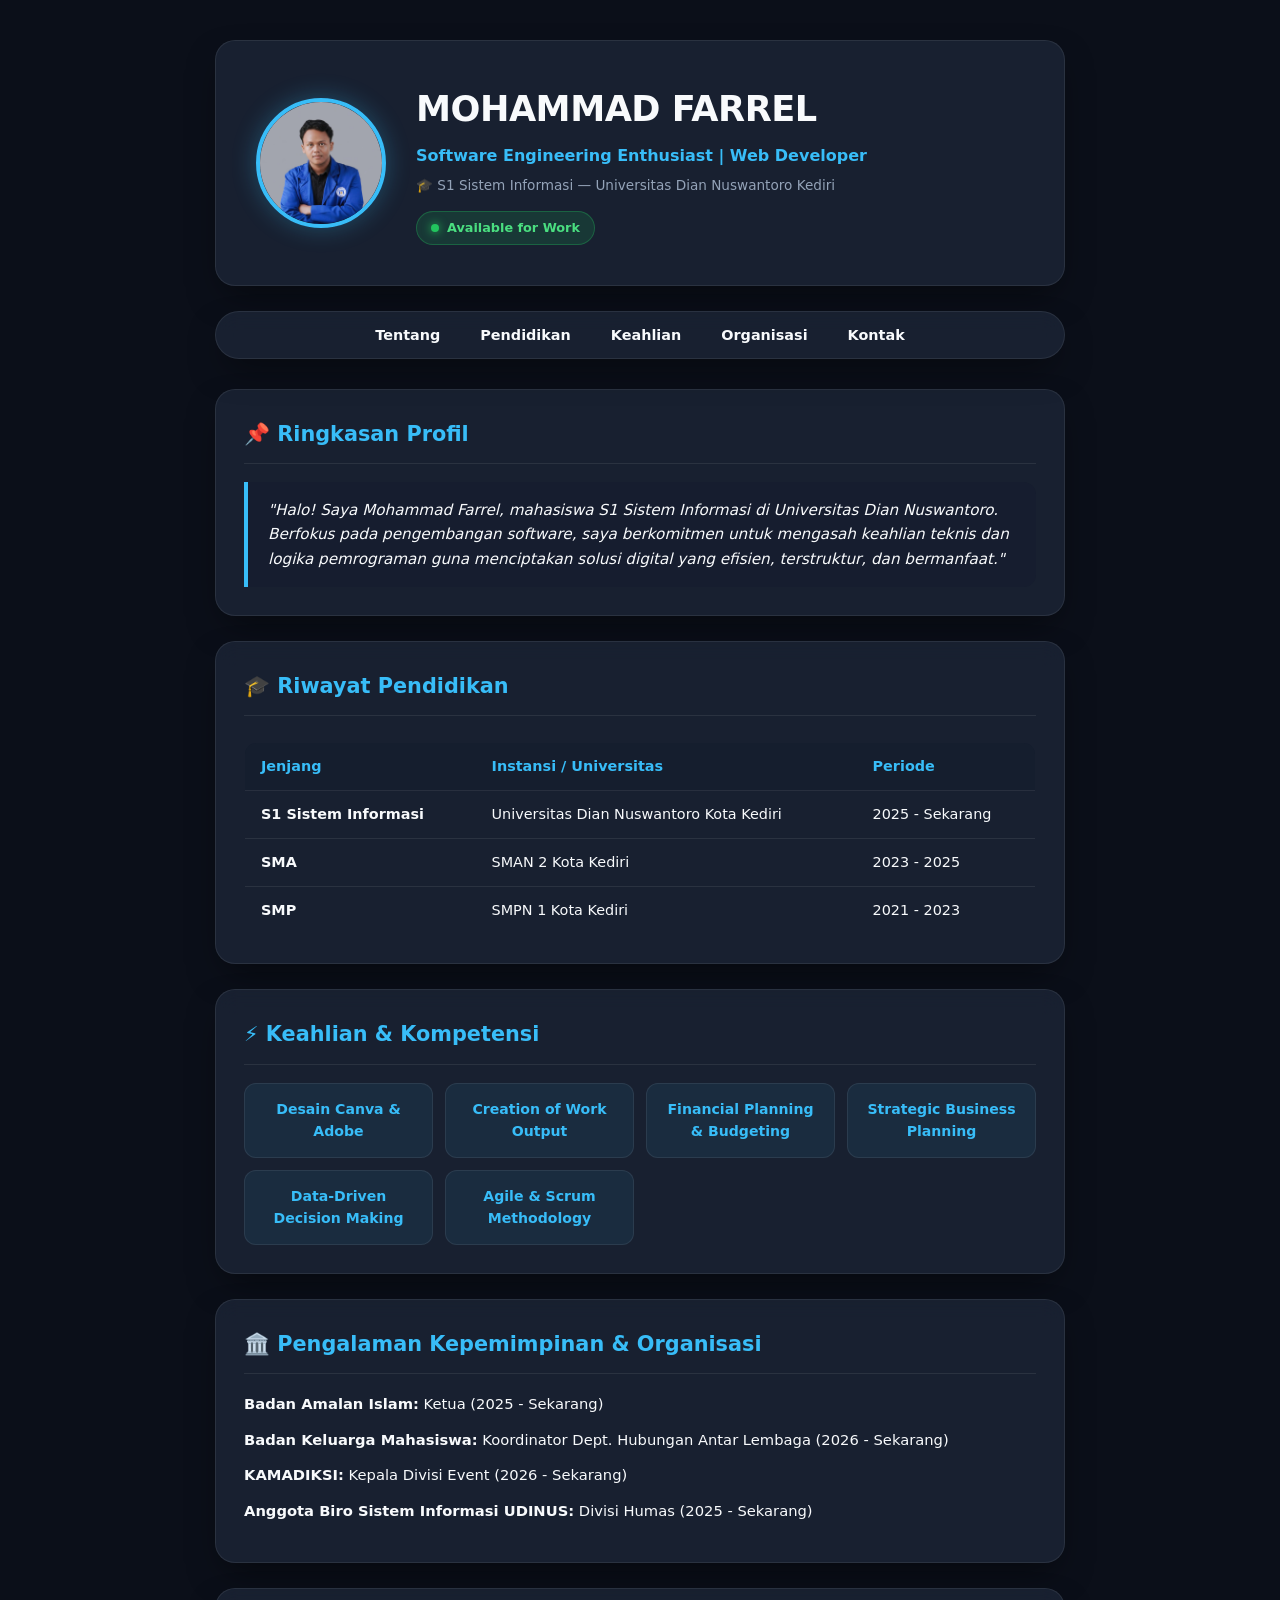
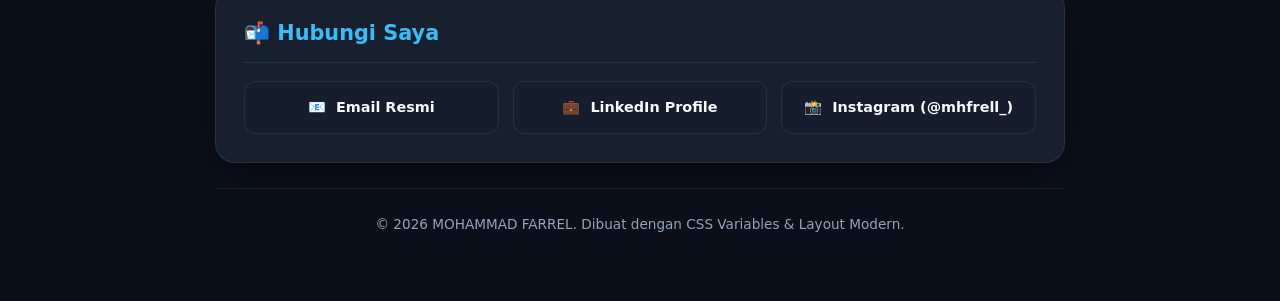
<file: index.html>
<!DOCTYPE html>
<html lang="id">
<head>
  <meta charset="UTF-8">
  <meta name="viewport" content="width=device-width, initial-scale=1.0">
  <title>Portofolio Executive - MOHAMMAD FARREL</title>

  <!-- MENGHUBUNGKAN CSS DALAM FOLDER css/style.css -->
  <link rel="stylesheet" href="css/style.css">
</head>
<!-- Tambahkan class "tema-gelap" untuk mengaktifkan Dark Mode bawaan -->
<body class="tema-gelap">

  <div class="container">

    <!-- HEADER / HERO SECTION -->
    <header>
      <img src="images/foto-profil.jpg" alt="Foto Profil MOHAMMAD FARREL" class="avatar">
      <div class="header-info">
        <h1>MOHAMMAD FARREL</h1>
        <p class="role">Software Engineering Enthusiast | Web Developer</p>
        <p class="campus">🎓 S1 Sistem Informasi — Universitas Dian Nuswantoro Kediri</p>
        
        <!-- BADGE STATUS BARU (LEBIH CLEAN & ELEGANKAN) -->
        <div class="status-badge">
          <span class="status-dot"></span>
          <span>Available for Work</span>
        </div>
      </div>
    </header>

    <!-- NAVIGASI MELAYANG (STICKY BUBBLE) -->
    <nav>
      <ul>
        <li><a href="#tentang">Tentang</a></li>
        <li><a href="#pendidikan">Pendidikan</a></li>
        <li><a href="#keahlian">Keahlian</a></li>
        <li><a href="#organisasi">Organisasi</a></li>
        <li><a href="#kontak">Kontak</a></li>
      </ul>
    </nav>

    <!-- KONTEN UTAMA -->
    <main>

      <!-- SECTION 1: TENTANG SAYA -->
      <section id="tentang">
        <h2>📌 Ringkasan Profil</h2>
        <blockquote>
          "Halo! Saya Mohammad Farrel, mahasiswa S1 Sistem Informasi di Universitas Dian Nuswantoro. Berfokus pada pengembangan software, saya berkomitmen untuk mengasah keahlian teknis dan logika pemrograman guna menciptakan solusi digital yang efisien, terstruktur, dan bermanfaat."
        </blockquote>
      </section>

      <!-- SECTION 2: PENDIDIKAN -->
      <section id="pendidikan">
        <h2>🎓 Riwayat Pendidikan</h2>
        <div class="table-responsive">
          <table>
            <thead>
              <tr>
                <th>Jenjang</th>
                <th>Instansi / Universitas</th>
                <th>Periode</th>
              </tr>
            </thead>
            <tbody>
              <tr>
                <td><strong>S1 Sistem Informasi</strong></td>
                <td>Universitas Dian Nuswantoro Kota Kediri</td>
                <td>2025 - Sekarang</td>
              </tr>
              <tr>
                <td><strong>SMA</strong></td>
                <td>SMAN 2 Kota Kediri</td>
                <td>2023 - 2025</td>
              </tr>
              <tr>
                <td><strong>SMP</strong></td>
                <td>SMPN 1 Kota Kediri</td>
                <td>2021 - 2023</td>
              </tr>
            </tbody>
          </table>
        </div>
      </section>

      <!-- SECTION 3: KEAHLIAN (RESPONSIVE GRID) -->
      <section id="keahlian">
        <h2>⚡ Keahlian &amp; Kompetensi</h2>
        <div class="skill-grid">
          <div class="skill-card">Desain Canva &amp; Adobe</div>
          <div class="skill-card">Creation of Work Output</div>
          <div class="skill-card">Financial Planning &amp; Budgeting</div>
          <div class="skill-card">Strategic Business Planning</div>
          <div class="skill-card">Data-Driven Decision Making</div>
          <div class="skill-card">Agile &amp; Scrum Methodology</div>
        </div>
      </section>

      <!-- SECTION 4: ORGANISASI -->
      <section id="organisasi">
        <h2>🏛️ Pengalaman Kepemimpinan &amp; Organisasi</h2>
        <ul class="info-list">
          <li><strong>Badan Amalan Islam:</strong> Ketua (2025 - Sekarang)</li>
          <li><strong>Badan Keluarga Mahasiswa:</strong> Koordinator Dept. Hubungan Antar Lembaga (2026 - Sekarang)</li>
          <li><strong>KAMADIKSI:</strong> Kepala Divisi Event (2026 - Sekarang)</li>
          <li><strong>Anggota Biro Sistem Informasi UDINUS:</strong> Divisi Humas (2025 - Sekarang)</li>
        </ul>
      </section>

      <!-- SECTION 5: KONTAK -->
      <section id="kontak">
        <h2>📬 Hubungi Saya</h2>
        <div class="contact-grid">
          <a href="mailto:platinaparel@gmail.com" class="contact-card">
            <span class="icon">📧</span>
            <span>Email Resmi</span>
          </a>
          <a href="https://www.linkedin.com/in/mohammad-farrel-9b29a3389" target="_blank" class="contact-card">
            <span class="icon">💼</span>
            <span>LinkedIn Profile</span>
          </a>
          <a href="https://www.instagram.com/mhfrell_?rpxt=M2dxdXd0YmV6ZTVm" target="_blank" class="contact-card">
            <span class="icon">📸</span>
            <span>Instagram (@mhfrell_)</span>
          </a>
        </div>
      </section>

    </main>

    <!-- FOOTER -->
    <footer>
      <p>&copy; 2026 MOHAMMAD FARREL. Dibuat dengan CSS Variables &amp; Layout Modern.</p>
    </footer>

  </div>

</body>
</html>
</file>
<file: css/style.css>
:root {
  --primary-color: #0284c7;
  --secondary-color: #2563eb;
  --accent-color: #3b82f6;
  --bg-main: #f8fafc;
  --bg-card: #ffffff;
  --border-card: #e2e8f0;
  --text-main: #0f172a;
  --text-muted: #64748b;
  --badge-bg: rgba(34, 197, 94, 0.1);
  --badge-border: rgba(34, 197, 94, 0.3);
  --badge-text: #16a34a;
  --font-sans: 'Segoe UI', system-ui, -apple-system, sans-serif;
  --radius-card: 20px;
  --shadow-card: 0 10px 30px -5px rgba(0, 0, 0, 0.05);
}

body.tema-gelap {
  --primary-color: #38bdf8;
  --secondary-color: #3b82f6;
  --accent-color: #818cf8;
  --bg-main: #0b0f19;
  --bg-card: rgba(30, 41, 59, 0.7);
  --border-card: rgba(255, 255, 255, 0.08);
  --text-main: #f8fafc;
  --text-muted: #94a3b8;
  --badge-bg: rgba(34, 197, 94, 0.15);
  --badge-border: rgba(34, 197, 94, 0.3);
  --badge-text: #4ade80;
  --shadow-card: 0 15px 35px -10px rgba(0, 0, 0, 0.5);
}

* {
  box-sizing: border-box;
  margin: 0;
  padding: 0;
}

html {
  scroll-behavior: smooth;
}

body {
  font-family: var(--font-sans);
  line-height: 1.6;
  color: var(--text-main);
  background-color: var(--bg-main);
  transition: background-color 0.3s ease, color 0.3s ease;
  padding: 20px 15px;
}

img {
  max-width: 100%;
  height: auto;
}

.container {
  max-width: 850px;
  margin: 0 auto;
}

header {
  background: var(--bg-card);
  backdrop-filter: blur(12px);
  border: 1px solid var(--border-card);
  padding: 35px 25px;
  border-radius: var(--radius-card);
  box-shadow: var(--shadow-card);
  margin-bottom: 25px;
  
  display: flex;
  flex-direction: column;
  align-items: center;
  text-align: center;
  gap: 20px;
}

.avatar {
  width: 130px;
  height: 130px;
  border-radius: 50%;
  object-fit: cover;
  border: 4px solid var(--primary-color);
  box-shadow: 0 0 25px rgba(56, 189, 248, 0.3);
}

.header-info {
  display: flex;
  flex-direction: column;
  align-items: center;
  gap: 6px;
}

header h1 {
  font-size: 1.8rem;
  font-weight: 800;
  letter-spacing: -0.5px;
}

.role {
  color: var(--primary-color);
  font-weight: 600;
  font-size: 1rem;
}

.campus {
  color: var(--text-muted);
  font-size: 0.85rem;
}

.status-badge {
  display: inline-flex;
  align-items: center;
  gap: 8px;
  background: var(--badge-bg);
  border: 1px solid var(--badge-border);
  color: var(--badge-text);
  font-size: 0.8rem;
  font-weight: 600;
  padding: 6px 14px;
  border-radius: 20px;
  margin-top: 8px;
}

.status-dot {
  width: 8px;
  height: 8px;
  background-color: #22c55e;
  border-radius: 50%;
  box-shadow: 0 0 10px #22c55e;
}

nav {
  background: var(--bg-card);
  backdrop-filter: blur(12px);
  border: 1px solid var(--border-card);
  padding: 10px 15px;
  border-radius: 50px;
  margin-bottom: 30px;
  position: sticky;
  top: 15px;
  z-index: 100;
  box-shadow: var(--shadow-card);
}

nav ul {
  list-style: none;
  display: flex;
  justify-content: center;
  gap: 8px;
  flex-wrap: wrap;
}

nav a {
  color: var(--text-main);
  text-decoration: none;
  font-weight: 600;
  font-size: 0.85rem;
  padding: 8px 16px;
  border-radius: 20px;
  transition: all 0.3s ease;
}

nav a:hover {
  background: var(--primary-color);
  color: #ffffff;
}

section {
  background: var(--bg-card);
  backdrop-filter: blur(12px);
  border: 1px solid var(--border-card);
  padding: 28px;
  border-radius: var(--radius-card);
  margin-bottom: 25px;
  box-shadow: var(--shadow-card);
  transition: transform 0.3s ease, border-color 0.3s ease;
}

section:hover {
  transform: translateY(-3px);
  border-color: var(--primary-color);
}

section h2 {
  font-size: 1.3rem;
  color: var(--primary-color);
  border-bottom: 1px solid var(--border-card);
  padding-bottom: 12px;
  margin-bottom: 18px;
}

blockquote {
  background: rgba(15, 23, 42, 0.2);
  border-left: 4px solid var(--primary-color);
  padding: 16px 20px;
  border-radius: 0 12px 12px 0;
  font-size: 0.95rem;
  font-style: italic;
  color: var(--text-main);
}

.table-responsive {
  overflow-x: auto;
}

table {
  width: 100%;
  border-collapse: collapse;
  margin-top: 8px;
  border-radius: 12px;
  overflow: hidden;
  border: 1px solid var(--border-card);
}

table th, table td {
  padding: 12px 16px;
  text-align: left;
}

table th {
  background: rgba(15, 23, 42, 0.3);
  color: var(--primary-color);
  font-weight: 700;
  font-size: 0.9rem;
  border-bottom: 1px solid var(--border-card);
}

table td {
  border-bottom: 1px solid var(--border-card);
  font-size: 0.9rem;
}

.skill-grid {
  display: grid;
  grid-template-columns: repeat(auto-fit, minmax(180px, 1fr));
  gap: 12px;
}

.skill-card {
  background: rgba(56, 189, 248, 0.08);
  border: 1px solid var(--border-card);
  color: var(--primary-color);
  padding: 14px;
  border-radius: 12px;
  font-weight: 600;
  font-size: 0.88rem;
  text-align: center;
}

.contact-grid {
  display: grid;
  grid-template-columns: repeat(auto-fit, minmax(200px, 1fr));
  gap: 14px;
}

.contact-card {
  display: flex;
  align-items: center;
  justify-content: center;
  gap: 10px;
  background: rgba(15, 23, 42, 0.2);
  border: 1px solid var(--border-card);
  padding: 14px;
  border-radius: 12px;
  color: var(--text-main);
  text-decoration: none;
  font-size: 0.9rem;
  font-weight: 600;
  transition: all 0.3s ease;
}

.contact-card:hover {
  border-color: var(--primary-color);
  color: var(--primary-color);
  transform: translateY(-2px);
}

ul.info-list {
  list-style: none;
  padding: 0;
}

ul.info-list li {
  margin-bottom: 12px;
  font-size: 0.92rem;
}

footer {
  text-align: center;
  padding: 25px 0;
  color: var(--text-muted);
  font-size: 0.85rem;
  border-top: 1px solid var(--border-card);
  margin-top: 25px;
}

@media (min-width: 768px) {
  body {
    padding: 40px 20px;
  }

  header {
    flex-direction: row;
    text-align: left;
    padding: 40px;
    gap: 30px;
  }

  .header-info {
    align-items: flex-start;
  }

  header h1 {
    font-size: 2.2rem;
  }

  nav a {
    font-size: 0.9rem;
  }
}
</file>
